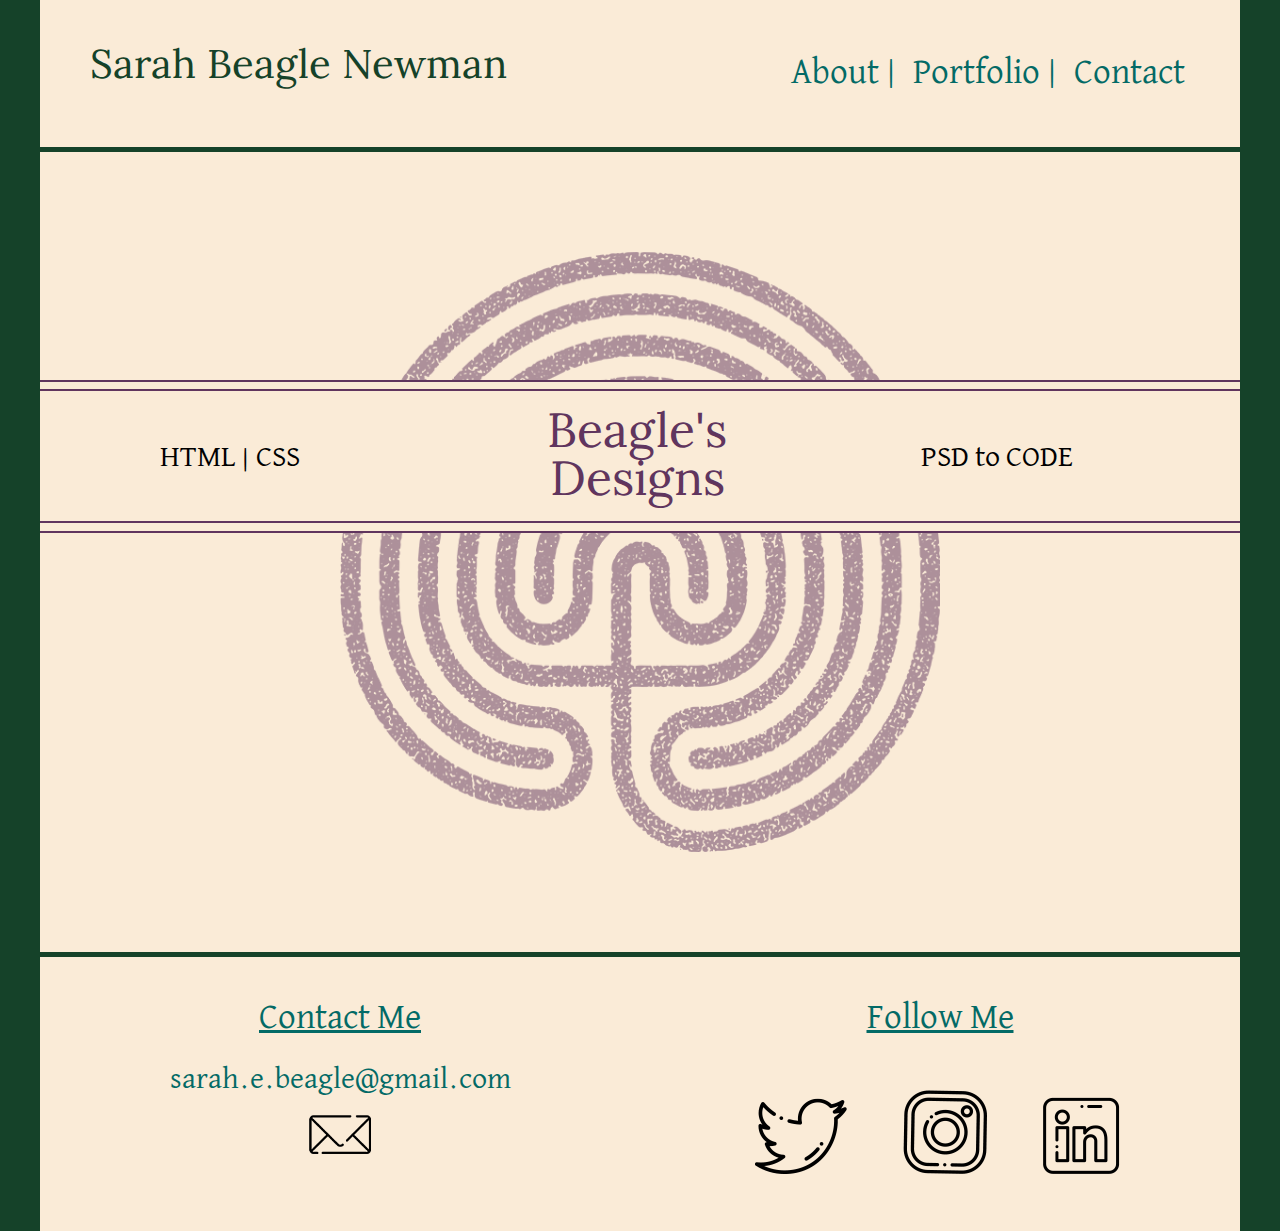
<file: index.html>
<!doctype html>
<html lang="en">
    <head>
    	<meta charset="utf-8">
        <title>Sarah Beagle | Portfolio</title>
      	<link rel="stylesheet" type="text/css" href="css/normalize.css">
        <link rel="stylesheet" type="text/css" href="css/main.css">
		<link href="https://fonts.googleapis.com/css2?family=Lora:wght@400;700&display=swap" rel="stylesheet">
		<link href="https://fonts.googleapis.com/css?family=Lora:400,700" rel="stylesheet" type="text/css">
		<link href="https://fonts.googleapis.com/css2?family=David+Libre:wght@400;500;700&display=swap" rel="stylesheet">
    </head>
    <body>
    	<!-- HEADER   -->
    	<header>
    		<div class="full-width">
    			<div class="half-width" id="name">
    				<h1>Sarah Beagle Newman</h1>   				
    			</div>
    			<div class="half-width" id="menu">
    				<nav>
    					<ul>
    						<li><a href="about/index.html">About |</a></li>
    						<li><div class="dropdown">
	    							<button class="dropbtn">Portfolio  |</button>	
	    							<div class="portfolio-options">
	    								<a href="rogue/index.html">Rogue Pickings</a>
	    								<a href="jubilee-project-101/index.html">Jubilee Austen</a>
	    								<a href="vision-board-project/index.html" target="_Blank">Vision Board</a>
	    							</div>
	    						</div>	
    						</li>	
    						<li><a href="#contact">Contact</a></li>
    					</ul>
    				</nav>
    			</div>
    		</div>
    	</header>

		<main>
		<!--  MAIN SECTION -->
			<section id="intro">
				<div class="full-width" id="labryinth">
					<div class="full-width" id="back-border">
						<div class="main-ribbon">
							<div class="third-width left">
								<p>HTML | CSS</p>
							</div>
							<div class="third-width logo">
								<h2>Beagle's<br>Designs</h2>
							</div>
							<div class="third-width right">
								<p>PSD to CODE</p>
							</div>	
						</div>
					</div>	
				</div>
			</section>
		</main>  
			<!--  CONTACT SECTION -->
			<footer>
				<div class="full-width">
	    			<div class="half-width" id="contact">
	    				<h3>contact me</h3>
	    				<a href="mailto:sarah.e.beagle@gmail.com">sarah.e.beagle@gmail.com<br></a>
	    				<a href="mailto:sarah.e.beagle@gmail.com"><img src="img/email.png" alt="email"></a>
	    			</div>
	    			<div class="half-width" id="social-media">
	    				<h3>follow me</h3>
	    				<ul id="social-links">
	    					<li><a href="https://twitter.com/BeaglesDesigns" target="_Blank"><img src="img/027-twitter.png" alt="Twitter Icon"></a></li>
	    					<li><a href="https://www.instagram.com/velkofilms" target="_Blank"><img src="img/060-instagram.png" alt="Instagram Icon"></a></li>
	    					<li><a href="https://www.linkedin.com/in/sarahbeagle/" target="_Blank"><img src="img/002-linkedin.png" alt="Linkedin Icon"></a></li>	
	    				</ul>
	    			</div>
    			</div>

			</footer>
	  
    </body>
</html>
</file>
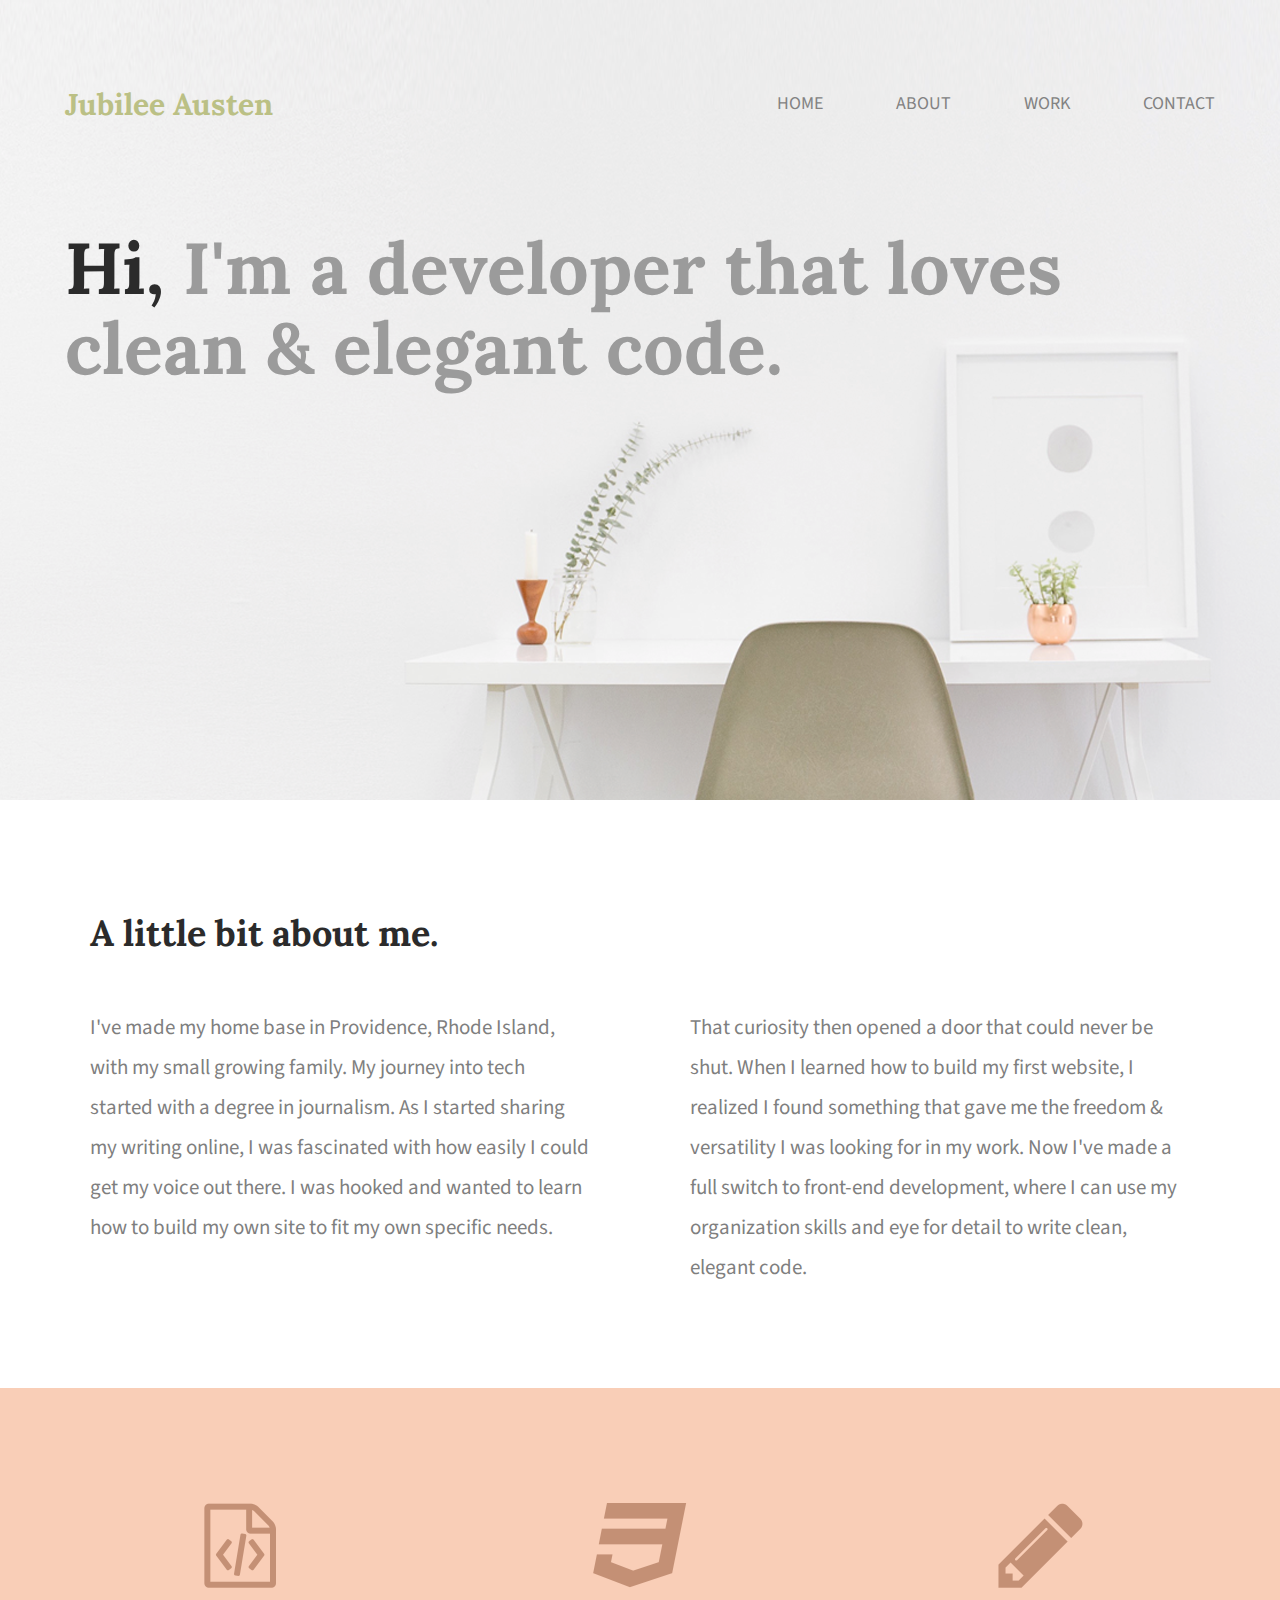
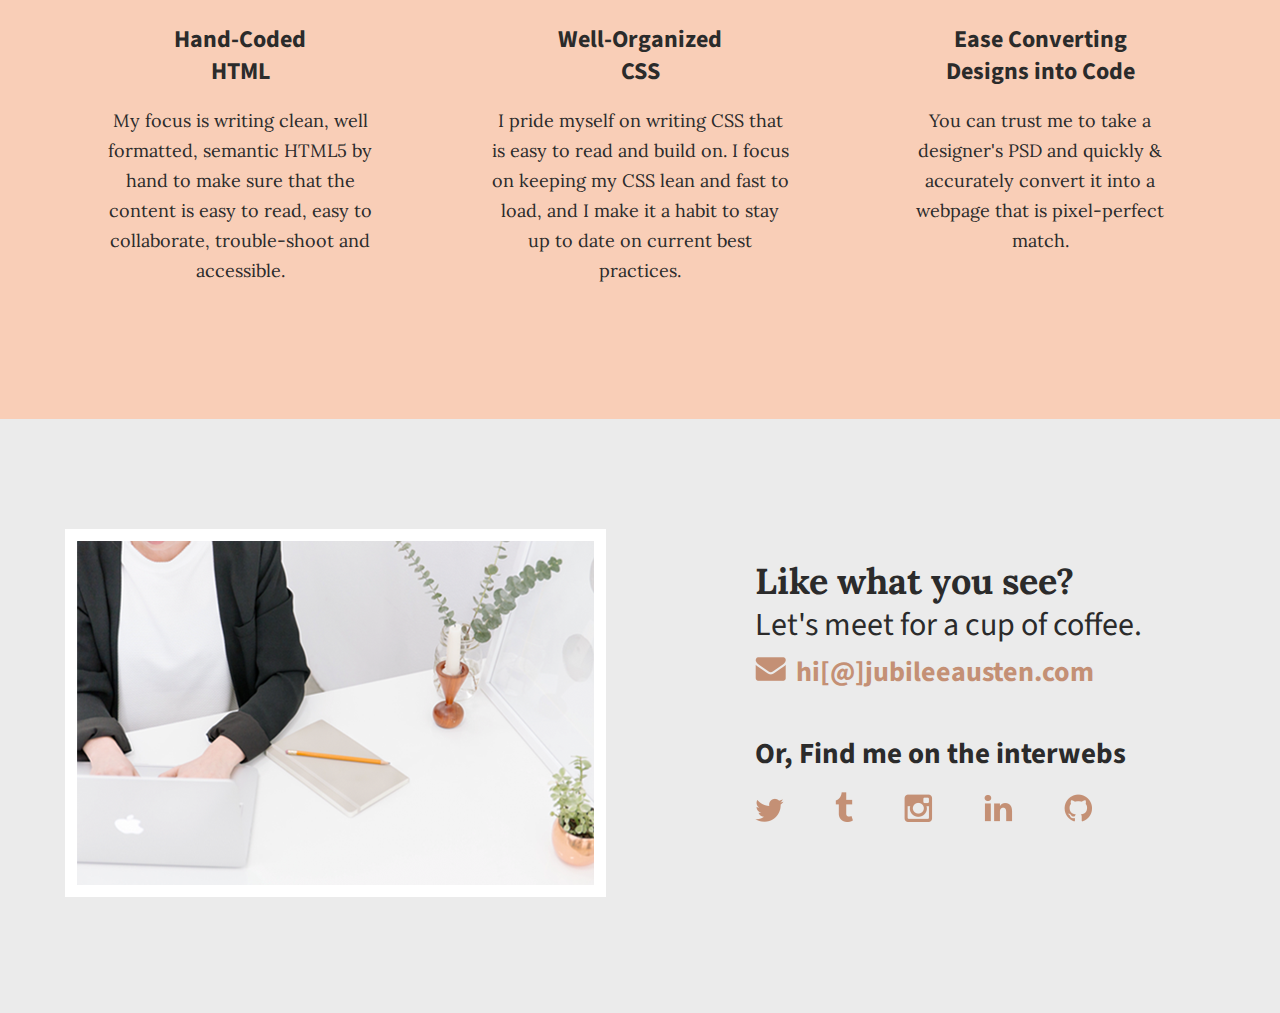
<file: Jubilee-Project-101/index.html>
<!doctype html>
<html lang="en">
    <head>
    	<meta charset="utf-8">
        <title>Sarah Beagle | Portfolio</title>
      	<link rel="stylesheet" type="text/css" href="css/normalize.css">
        <link rel="stylesheet" type="text/css" href="css/main.css">
		<link href='https://fonts.googleapis.com/css?family=Source+Sans+Pro:400,700' rel='stylesheet' type='text/css'>
		<link href="https://fonts.googleapis.com/css2?family=Lora:wght@400;700&display=swap" rel="stylesheet">
		<link href="https://fonts.googleapis.com/css?family=Lora:400,700" rel="stylesheet" type="text/css">
    </head>
    <body>
    	<!-- HEADER   -->
    	<header>
    		<div class="full-width">
    			<div class="half-width">
    				<h1>Jubilee Austen</h1>   				
    			</div>
    			<div class="half-width">
    				<nav>
    					<ul>
    						<li><a href="../index.html">Home</a></li>
    						<li><a href="#about">About</a></li>
    						<li><a href="#work">Work</a></li>
    						<li><a href="#contact">Contact</a></li>
    					</ul>
    				</nav>
    			</div>
    			<h2><span>Hi, </span>I'm a developer that loves clean &amp; elegant code.</h2>
    		</div>
    	</header>

		<main>

		<!--  ABOUT SECTION -->
			<section id="about">
				<div class="full-width">
					<h2>A little bit about me.</h2>
					<div class="half-width">		
						<p>I've made my home base in Providence, Rhode Island, with my small growing family. My journey into tech started with a degree in journalism. As I started sharing my writing online, I was fascinated with how easily I could get my voice out there. I was hooked and wanted to learn how to build my own site to fit my own specific needs.
						</p>
					</div>
					<div class="half-width">
						<p>That curiosity then opened a door that could never be shut. When I learned how to build my first website, I realized I found something that gave me the freedom & versatility I was looking for in my work. Now I've made a full switch to front-end development, where I can use my organization skills and eye for detail to write clean, elegant code.
						</p>
					</div>
				</div>	
			</section>

			<!--  WORK SECTION -->
			<section id="work">
				<div class="full-width">
					<div class="third-width">
						<img src="img/html-icon.png" alt="Html Icon"/>
						<h3>Hand-Coded HTML</h3>
						<p>My focus is writing clean, well formatted, semantic HTML5 by hand to make sure that the content is easy to read, easy to collaborate, trouble-shoot and accessible.</p>
						
					</div>
					<div class="third-width">
						<img src="img/css-icon.png" alt="CSS Icon"/>
						<h3>Well-Organized CSS</h3>
						<p>I pride myself on writing CSS that is easy to read and build on. I focus on keeping my CSS lean and fast to load, and I make it a habit to stay up to date on current best practices.</p>
					</div>
					<div class="third-width">
						<img src="img/pencil-icon.png" alt="Pencil Icon"/>
						<h3>Ease Converting Designs into Code</h3>
						<p>You can trust me to take a designer's PSD and quickly & accurately convert it into a webpage that is pixel-perfect match.</p>
					</div>
				</div>
			</section>

			<!--  CONTACT SECTION -->
			<footer id ="contact">
				<div class="full-width">
	    			<div class="half-width">
	    				<img src="img/contact-image.png" id="contact-img" alt="Contact Image"/>
	    			</div>
	    			<div class="half-width">
	    				<h2>Like what you see?</h2>
	    				<h3 id="email-header">Let's meet for a cup of coffee.</h3>
	    				<a href="mailto:hi@jubileeausten.com"><img src="img/envelope.png"  id="envelope" alt="Envelope Icon"/>hi[@]jubileeausten.com</a>
	    				<h3 id="socialmedia-header">Or, Find me on the interwebs</h3>
	    				<ul>
	    					<li><a href="https://twitter.com" target="_BLANK"><img src="img/twitter.png" alt="Twitter Icon"/></a></li>
	    					<li><a href="https://www.tumblr.com" target="_BLANK"><img src="img/tumblr.png" alt="Tumblr Icon"/></a></li>
	    					<li><a href="https://www.instagram.com" target="_BLANK"><img src="img/instagram.png" alt="Instagram Icon"/></a></li>
	    					<li><a href="https://www.linkedin.com" target="_BLANK"><img src="img/linkedin.png" alt="Linkedin Icon"/></a></li>
	    					<li><a href="https://www.GitHub.com" target="_BLANK"><img src="img/github.png" alt="GitHub Icon"/></a></li>
	    				</ul>
	    			</div>
    			</div>

			</footer>
		</main>    
    </body>
</html>
</file>
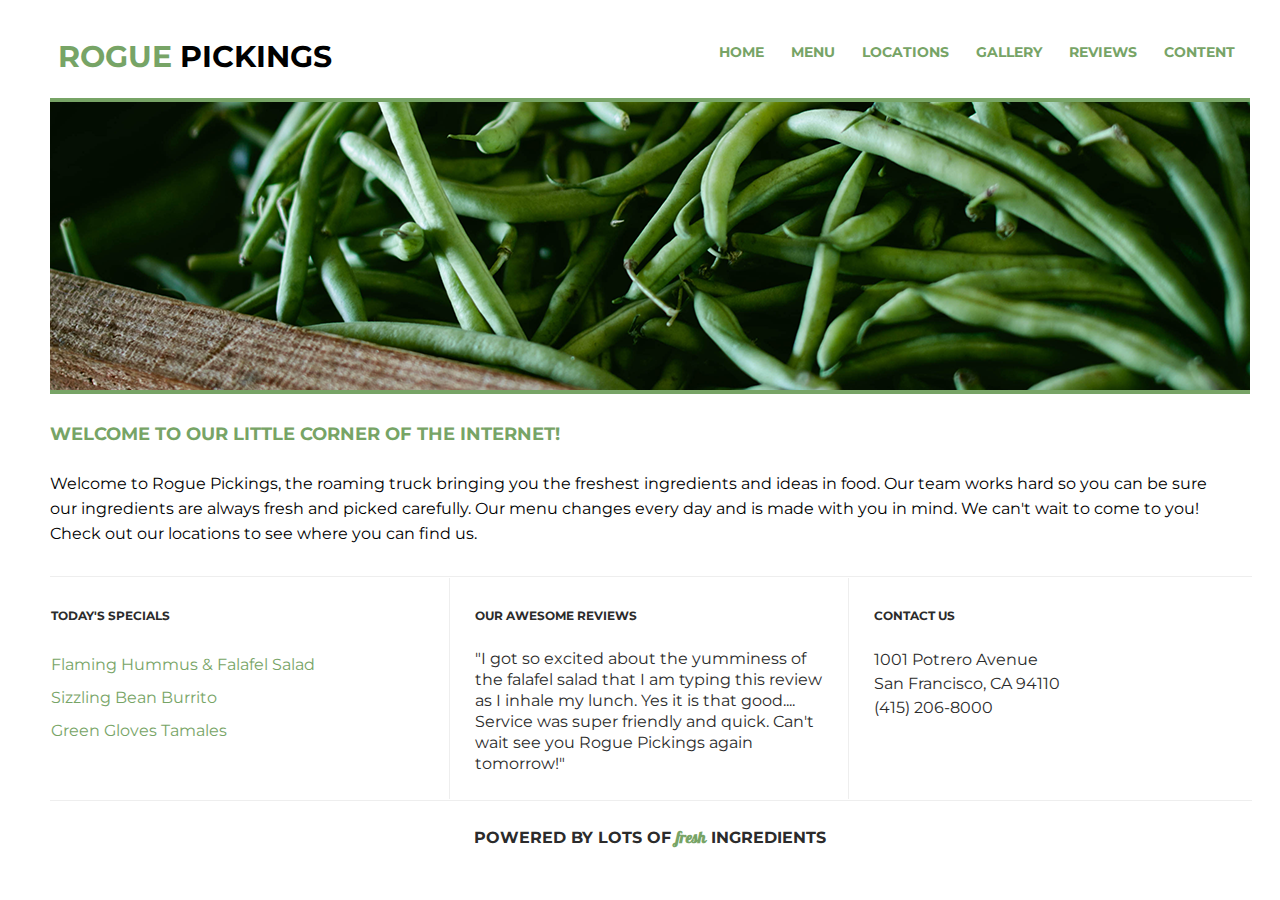
<file: rogue/index.html>
<!DOCTYPE html>
<html lang="en">
	<head>
		<meta charset="utf-8">
		<title>Rogue Pickings | Beagles Designs</title>
		<link rel="stylesheet" type="text/css" href="css/normalize.css">
	    <link rel="stylesheet" type="text/css" href="css/main.css">
	    <link href="https://fonts.googleapis.com/css2?family=Montserrat:wght@400;700&display=swap" rel="stylesheet">
	    <link href="https://fonts.googleapis.com/css2?family=Galada&display=swap" rel="stylesheet">
		<!--Links, references--> 
	</head>
	<body>
		<header>
			<div class="full-width">
				<div class="half-width">
					<h1><span>Rogue</span> Pickings</h1>
				</div>
				<div class="half-width">
					<nav>
						<ul>
							<li><a href="../index.html">Home</a></li>
							<li><a href="#menu">Menu</a></li>
							<li><a href="#contact">Locations</a></li>
							<li><a href="#gallery">Gallery</a></li>
							<li><a href="#reviews">Reviews</a></li>
							<li><a href="#content">Content</a></li>
						</ul>
					</nav>			
				</div>
			</div>	
		</header>
		<!--Header-->
		<main>

		<!--Background-->
			<section id="gallery">
				<div class="full-width"><img src="img/hero-image.png" alt="Hero Image"/></div>
			</section>
			
		<!--About-->
			<section id="about">
				<div class="full-width">
					<h2>Welcome to our little corner of the internet!</h2>
					<p>Welcome to Rogue Pickings, the roaming truck bringing you the freshest ingredients and ideas in food. Our team works hard so you can be sure our ingredients are always fresh and picked carefully. Our menu changes every day and is made with you in mind. We can't wait to come to you! Check out our locations to see where you can find us. </p>
				</div>
			</section>

			<section id="info">
				<div class="full-width">
					<!--Menu-->
					<div id="menu" class="third-width">
						<h3>today's specials</h3>
						<ul>
							<li>Flaming Hummus & Falafel Salad</li>
							<li>Sizzling Bean Burrito</li>
							<li>Green Gloves Tamales</li>
						</ul>
					</div>
					<!--Reviews-->
					<div id="reviews" class="third-width">
						<h3>our awesome reviews</h3>
						<p>"I got so excited about the yumminess of the falafel salad that I am typing this review as I inhale my lunch. Yes it is that good.... Service was super friendly and quick. Can't wait see you Rogue Pickings again tomorrow!"</p>
					</div>
					<!--Contact-->
					<div id="contact" class="third-width">
						<h3>contact us</h3>
						<p>1001 Potrero Avenue<br>
							San Francisco, CA 94110<br>
							(415) 206-8000 </p>
					</div>
				</div>
				
			</section>
		</main>
		
		<!--Footer-->
		<footer id="content">
			<div class="full-width">
				<h3>Powered by lots of <span>fresh</span> Ingredients</h3>
			</div>
		</footer>

	</body>
</html>
</file>
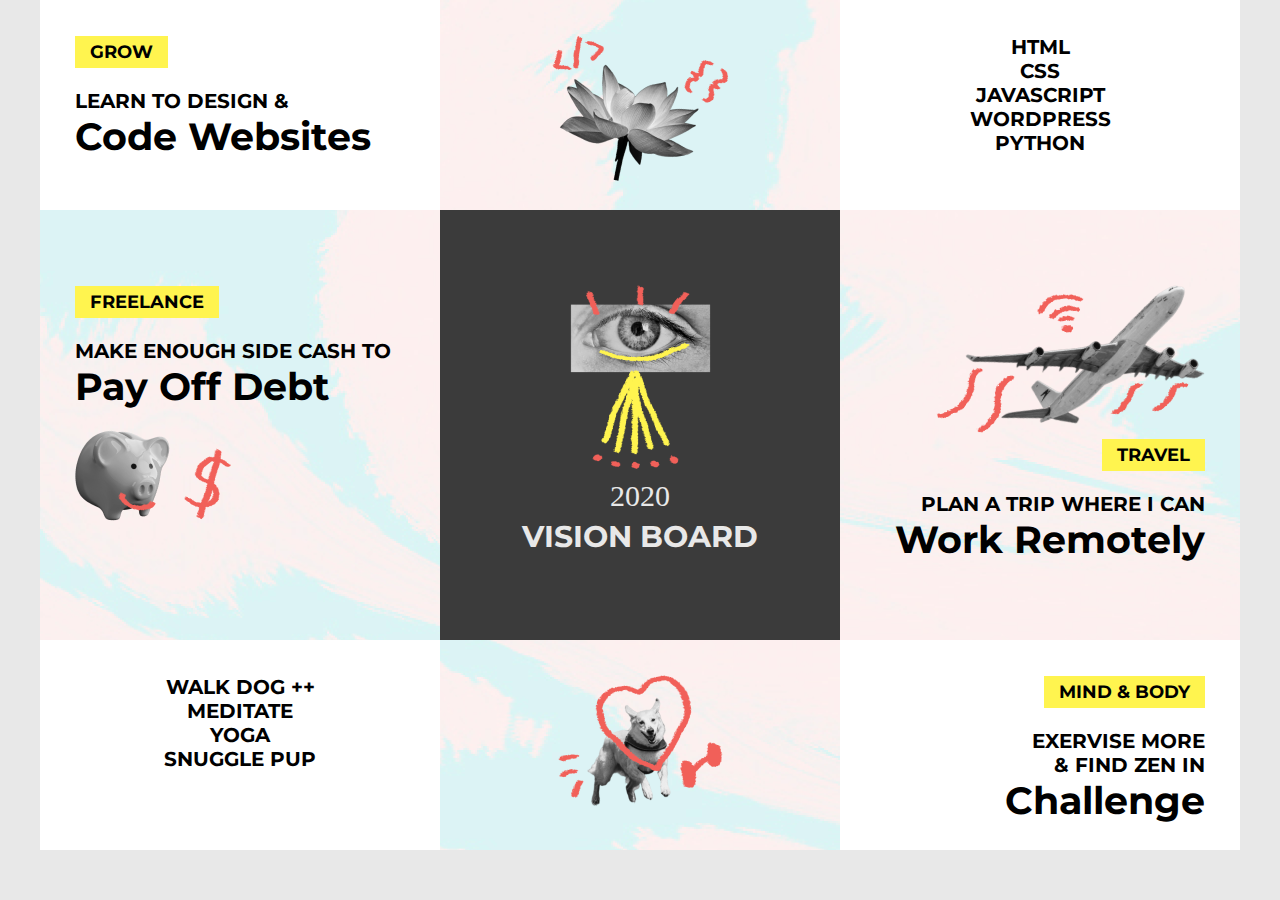
<file: vision-board-project/index.html>
<!DOCTYPE html>
<html lang="en">
<head>
	<meta charset="utf-8">
	<title>Vision Board | Beagles Designs</title>
	<link rel="stylesheet" type="text/css" href="css/style.css">
	<link rel="stylesheet" type="text/css" href="css/normalize.css">
	<link href="https://fonts.googleapis.com/css2?family=Montserrat:wght@700&family=Permanent+Marker&display=swap" rel="stylesheet">
</head>
<body>
	<div id="vision-board">
		<div class="block small-block" id="grow">
			<h3><span>grow</span></h3>
			<p>learn to design &amp;</p>
			<h2>Code Websites</h2>
		</div>
		<div class="block small-block" id="flower">
			<img src="img/flower.png" alt="Flower">
		</div>
		<div class="block small-block" id="languages">
			<p>html<br>css<br>javascript<br>wordpress<br>python</p>
		</div>
		<div class="block large-block" id="freelance">
			<h3><span>freelance</span></h3>
			<p>make enough side cash to</p>
			<h2>Pay off debt</h2>
			<img src="img/piggy.png" alt="Piggy">
		</div>
		<div class="block large-block" id="vision">
			<img src="img/eye.png" alt="eye">
			<h1>2020</h1>
			<h2>vision board</h2>
		</div>
		<div class="block large-block" 	id="travel">
			<img src="img/plane.png" alt="plane">
			<h3><span>travel</span></h3>
			<p>plan a trip where i can</p>
			<h2>work remotely</h2>
		</div>
		<div class="block small-block" id="life">
			<p>walk dog ++<br>meditate<br>yoga<br>snuggle pup</p>
		</div>
		<div class="block small-block" id="pup">
			<img src="img/doggo.png" alt="Doggo">
		</div>
		<div class="block small-block" id="mind">
			<h3><span>mind &amp; body</span></h3>
			<p>exervise more<br>&amp; find zen in</p>
			<h2>Challenge</h2>
		</div>
	</div>
</body>
</html>
</file>
<file: css/main.css>
/***** BASE STYLES ****/
/** reference 
font-family: 'David Libre', serif; **/

body {
	color: #000000;
	font-family: 'David Libre', serif;
	font-weight: 400;
	font-size: 30px;
	margin: 0;
}

/*** GRID SECTION ***/

.full-width {
	margin: 0 auto;
	overflow: auto;
	width: 1200px;
	box-sizing: border-box;
}

.half-width {
	width: 600px;
	box-sizing: border-box;
}

.third-width {
	float: left;
	width: 398px;
	box-sizing: border-box;
}

body {
	background-color: #154229;
}

/*** HEADER *****/

header .full-width {
	background-color: #faebd7;
	margin-bottom: 5px;
}

#name {
	float: left;
	padding: 25px 25px;
}

#menu {
	float: right;
	padding: 25px 25px;
}

header h1 {
	font-family:'Lora', sans-serif;
	font-size: 40px;
	font-weight: 400;
	line-height: 23px; 
	color: #154229;
	text-align: left;
	padding-left: 25px;
}

nav ul {
	float: right;
	padding-right: 25px;
}

nav ul li{
	color: #036a66;
	display: inline-block;
	font-size: 35px;
	text-transform: capitalize;
}

nav ul li a{ 
	color: #036a66;
	font-size: 35px;
	text-transform: capitalize;
	text-decoration: none;
	padding: 0 5px;
}

nav ul li a:hover{ 
	background-color: #036a66;
	color: white;
}

/**Portfolio Options**/

.dropbtn {
	background: none;
    border: none;
	color: #036a66;
	font-size: 35px;
	text-transform: capitalize;
}

.dropdown {

	display: inline-block;
}

.portfolio-options {
	display: none;
	position: absolute;
	background-color: #faebd7;
	min-width: auto;
	z-index: 1;
}

.portfolio-options a {
	color: #036a66;
	font-size: 20px;
	text-transform: capitalize;
	text-decoration: none;
	padding: 10px 5px;
	display: block;
}

.dropbtn:hover {
	background-color: #036a66;
	color: white;
}

.dropdown:hover .portfolio-options {
	display: block;
	border: 1px solid white;
}

/** Main **/

#labryinth {
	background-color: #faebd7;
	background-image: url('../img/labryinth-pic-opacity.png');
	background-size: 600px 600px;
	background-repeat: no-repeat;
	background-position: center;
	height: 800px;
	position: relative;
}


.main-ribbon {
    border-bottom-width: 2px;
    border-bottom-style: solid;
    border-bottom-color: #60355e;
    border-top-width: 2px;
    border-top-style: solid;
    border-top-color: #60355e;
    width: 1200px;
    position: absolute;
    top: 52%;
    height: 134px;
    margin-top: -70px;
    background-color: #faebd7;
    box-sizing: border-box;
}

.full-width #back-border {
	border-bottom-width: 2px;
    border-bottom-style: solid;
    border-bottom-color: #60355e;
    border-top-width: 2px;
    border-top-style: solid;
    border-top-color: #60355e;
    position: absolute;
	top: 41%;
    height: 153px;
    margin-top: -100px;
    background-color: #faebd7;
    box-sizing: border-box;
}

.main-ribbon h2 {
	text-align: center;
	margin: 0;
	font-family: 'Lora', sans-serif;
	font-size: 48px;
	line-height: 48px;
	font-weight: 400;	
	color: #60355e;

	}

main p {
	font-family: 'David Libre', serif;
	font-size: 30px;
	font-weight: normal;
}

.logo {
	margin-top: 15px;
}

.left {
	padding: 22px 32px 22px 120px;
	box-sizing: border-box;

}

.right {
	float: right;
	text-align: center;
	padding: 22px 120px 22px 32px;
	box-sizing: border-box;
}


/** Footer **/
 
footer .full-width {
	background-color: #faebd7;
	margin-top: 5px;
}

#contact {
	float: left;
	text-align: center;
	padding: 25px 25px;
}

#social-media {
	float: right;
	text-align: center;
	padding: 25px 25px;
}

#social-media ul {
	float: right;
	margin: 0 70px 0 0;
}

#social-media ul li {
	display: inline-block;
	padding: 25px 25px;
}

#social-links ul li a {
	padding-right: 5px;
	text-decoration: none;
}

#contact h3, #social-media h3 {
	color: #036a66;
	text-decoration: underline;
	font-weight: 400;
	font-size: 35px;
	line-height: 23px;
	text-transform: capitalize;
	margin-top: 25px;
}

#contact a {
	color: #036a66;
	text-decoration: none;
	font-size: 30px;
	line-height: 100%;
}

#contact img {
	margin-top: 20px;
}
</file>
<file: Jubilee-Project-101/css/main.css>
/***** BASE STYLES ****/

body {
	color: #2b2b2b;
	font-family: 'Source Sans Pro', sans-serif;
}

/*** GRID SECTION ***/

.full-width {
	margin: 0 auto;
	overflow: auto;
	width: 1200px;
}

.half-width {
	float: left;
	width: 600px;
}

.third-width {
	width: 400px;
	float: left;
}

/**** HEADER *****/

header {
	background: url("../img/background-clipping-mask.png");
	background-size: cover;
	background-position: center;
	height: 800px;
}

header h1 {
	color: #bbc085;
	font-family: 'Lora', serif;
	font-size: 30px;
	padding: 65px 0 65px 25px;

}


nav {
    float: right; 
    padding: 75px 25px;
}

nav ul li{
    display: inline-block;
}
nav ul li a {
    color: #828282;
    font-size: 18px;
    padding-left: 70px; 
    text-transform: uppercase;
    text-decoration: none;
}

header h2 {
    clear: both;
    color: #9b9b9b;
    font-family: 'Lora', serif;
    font-size: 72px;
    line-height: 80px;
    padding: 20px 0 20px 25px;
    width: 1000px;
}
header h2 span {
    color: #2b2b2b;
}

/***** ABOUT SECTION   *****/
#about .full-width{
	padding: 80px 0;

}


#about h2 {
	font-family: 'Lora', serif;
	font-size: 36px;
	padding-left: 50px; /**this padding makes sense**/ 
}

#about p {
	color: #7f7f7f;
	font-size: 21px;
	line-height: 40px;
	padding-left: 50px; /**this padding makes sense**/ 
	padding-right: 50px; /**this padding makes sense**/ 
}

/***** WORK SECTION ******/

#work {
	background-color: #f9ceb7;
	text-align: center;	
}

#work .full-width {
	padding: 115px 0; /**top padding measures to 133, bottom to 115? doesn't make sense **/
}

#work img {
	padding-bottom: 30px;
}

#work h3 {
	font-size: 24px;
	line-height: 32px;
	margin: 0 auto;
	width: 190px;

}

#work p {
	font-family: 'Lora', serif;
	font-size: 18px;
	line-height: 30px;
	padding: 0 50px;
}

/*** CONTACT SECTION ******/
#contact {
	background-color: #ebebeb;
}

#contact .full-width {
	padding: 110px 0;
}

#contact img#contact-img {
	border: 12px solid #ffffff;
	margin-left: 25px;
}

#contact h2, #contact #email-header, #contact #socialmedia-header, #contact ul {
    padding-left: 115px;
}

#contact #envelope {
    padding: 0 10px 0 115px;
}

#contact h2 {
	font-family: 'Lora', serif;
	font-size: 36px;
	line-height: 44px;
}

#contact #email-header{
    font-size: 32px;
    font-weight: 400;
    line-height: 44px;
    margin: -30px 0 5px 0;
}

#contact #socialmedia-header {
	font-weight: bold;
    font-size: 29px;
    line-height: 44px;
    margin: 40px 0 0 0;
}

#contact a {
	color: #c49075;
	font-weight: bold;
	font-size: 28px;
	text-decoration: none;
}

#contact ul {
    list-style: none;
}
#contact ul li {
     display: inline-block;
}
#contact ul img {
    padding-right: 48px;
}
</file>
<file: rogue/css/main.css>
/**** Body   ****/

body {
	color:#2b2b2b;
	font-family: 'Montserrat', sans-serif;
}

/*** Grid  ***/

.full-width {
	margin: 0 50px;
	overflow: auto;
	width: 1200px;
}

.half-width {
	float: left;
	width: 600px;
}

.third-width {
	float: left;
	width: 398px;
}

/*** HEADER  ****/

header .full-width {
	margin: 25px 50px 10px 50px;
}

header h1 {
	color: #000000;
	font-family: 'Montserrat', sans-serif;
	font-weight: bold;
	font-size: 30px;
	line-height: 23px;
	padding-left: 8px; 
	text-transform: uppercase;
}

header h1 span {
	color: #77a466;
}

nav {
	float:right;
	margin-right: 10px;
}

nav ul li {
	display: inline-block;
	padding-left: 8px;

}

nav ul li a {
	color: #77a466;
	font-family: 'Montserrat', sans-serif;
	font-weight: bold;
	font-size: 14px;
	line-height: 23px;
	text-transform: uppercase;
	padding: 10px 5px 10px 10px;
    text-decoration: none;

}

/*** MAIN  *****/

#gallery img {
	border-bottom: 4px solid #77a466;
	border-top: 4px solid #77a466;
}

#about h2 {
	color: #77a466;
	font-family: 'Montserrat', sans-serif;
	font-size: 18px;
	font-weight: bold;
	text-transform: uppercase;
	line-height: 23px;
	margin: 25px 0px;
}

#about p {
	color: #000000;
	font-size: 16px;
	line-height: 25px;
	margin: 0px 15px 30px 0;
}

#info .full-width {
	padding: 1px 1px;
	border-top: 1px solid #eeeeee;
	border-bottom: 1px solid #eeeeee;
}

/**Info Section**/

#menu h3, #reviews h3, #contact h3 {
	font-weight: bold;
	font-size: 12px;
	line-height: 25px;
	text-transform: uppercase;
}
#reviews p {
	font-size:16px;
	line-height: 21px;
}

#contact p {
	font-size: 16px;
	line-height: 24px;
}

#menu ul {
	list-style: none;
	padding: 0 25px 25px 0;
	margin: 0;
}

#menu ul li {
	color:#77a466;
	font-size: 16px;
	line-height: 33px;
	text-decoration: none;

}

#menu h3 {
	padding: 25px 13px 20px 0px;
	margin: 0;
}

#reviews h3, #contact h3 {
	padding: 25px 17px 20px 25px;
	margin: 0;
}

#reviews.third-width {
    border-right: 1px solid #eeeeee;
    border-left: 1px solid #eeeeee;
}


#reviews p, #contact p {
	padding: 0 25px 25px 25px;
	margin: 0;
}

/**** FOOTER ****/

footer h3 {
	font-weight: bold;
	font-size: 16px;
	line-height: 23px;
	text-align: center;
	text-transform: uppercase;
	padding: 25px 0;
	margin: 0;
}

footer h3 span {
	color: #77a466;
	font-family: 'Galada', cursive;
	text-transform: none;
}
</file>
<file: vision-board-project/css/style.css>
/**FontReference 
	font-family: 'Montserrat', sans-serif;
font-family: 'Permanent Marker', cursive; **/

body {
	background-color: #E8E8E8;
	
}

#vision-board {
	font-family: 'Montserrat', sans-serif; 
	font-size: 20px;
	font-weight: 700;
	width: 1200px;
	height: 850px;
	background-image: url(../img/background.png);
	margin: auto;
	clear: both;
}

.block {
	float: left;
	box-sizing: border-box;
	width: 400px;

}

.small-block {
		height: 210px;
		padding: 35px 35px;		
}

.large-block {
		height: 430px;
		padding: 75px 35px 0 35px;
}

.block p {
	margin: 0;
	text-transform: uppercase;
}

.block h2 {
	font-size: 38px;
	margin: 0 0 20px 0;
	text-transform: capitalize;
}

.block h3 {
	margin: 0 0 25px 0;
	text-transform: uppercase;
}

.block span {
	background: #FFF44F;
	font-size: 18px;
	padding: 5px 15px;
}

#vision {
	background-color: #3B3B3B;
	color: #E8E8E8;
}

#grow, #languages, #life, #mind {
	background-color: #ffffff;
}

#grow, #freelance {
	text-align: left;
}

#languages, #life, #vision {
	text-align: center;
}

#travel, #mind {
	text-align: right;
}

#vision h1 {
	font-family: 'Permanent Marker', cursive;
	font-weight: normal;
	font-size: 30px;
	margin: 5px 0;
}

#vision h2 {
	text-transform: uppercase;
	font-size: 30px;
}

#flower img, #pup img {
	margin-left: auto;
	margin-right: auto;
	display: block;
}
</file>
